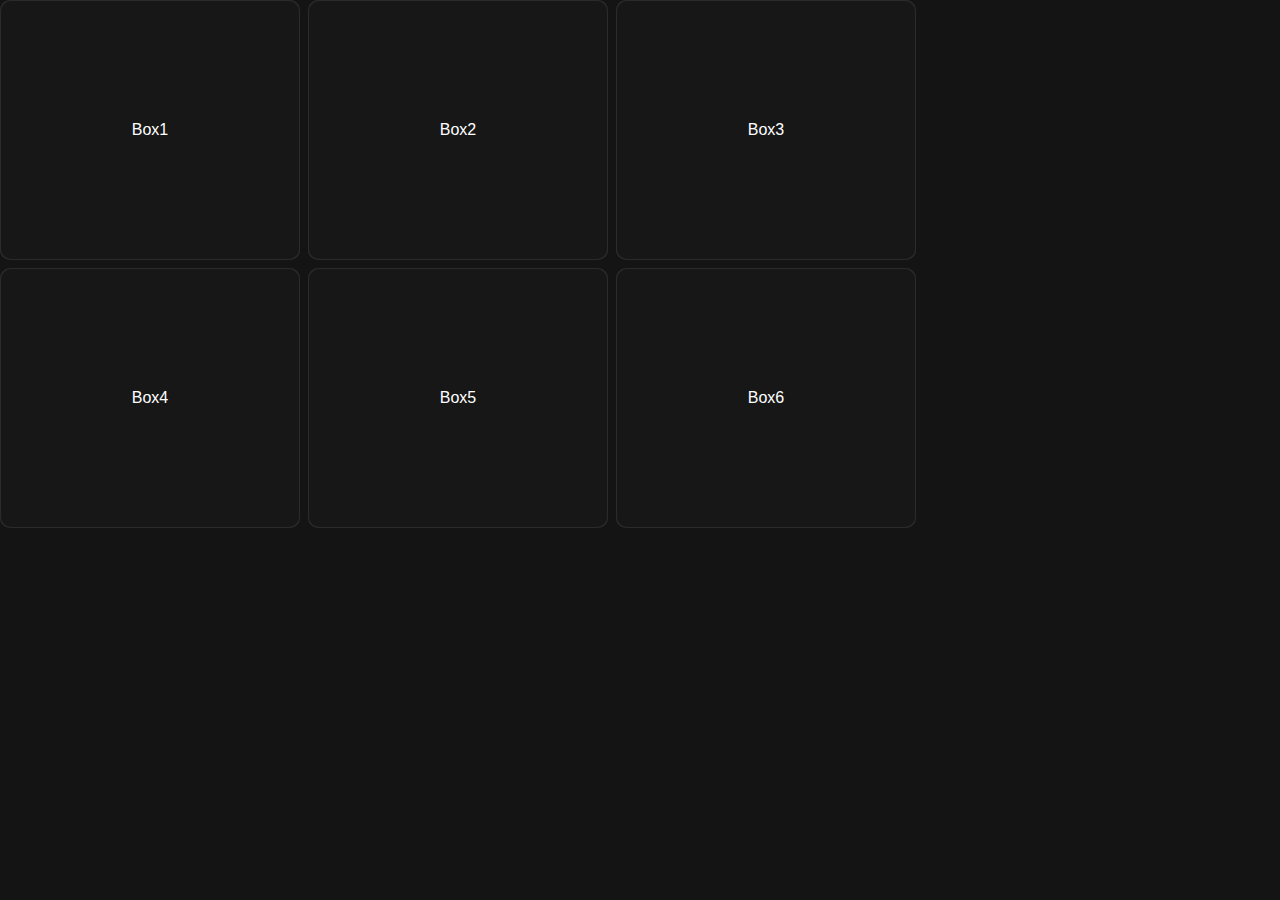
<file: efx/hover-glow/index.html>
<!DOCTYPE html>
<html lang="en">
  <head>
    <meta charset="UTF-8" />
    <meta http-equiv="X-UA-Compatible" content="IE=edge" />
    <meta name="viewport" content="width=device-width, initial-scale=1.0" />
    <link rel="stylesheet" href="style.css" />
    <script defer src="script.js"></script>
    <title>Hover Glow Effects</title>
  </head>
  <body>
    <div id="cards">
      <div class="card">
        <div class="card-border"></div>
        <div class="card-content">Box1</div>
      </div>
      <div class="card">
        <div class="card-border"></div>
        <div class="card-content">Box2</div>
      </div>
      <div class="card">
        <div class="card-border"></div>
        <div class="card-content">Box3</div>
      </div>
      <div class="card">
        <div class="card-border"></div>
        <div class="card-content">Box4</div>
      </div>
      <div class="card">
        <div class="card-border"></div>
        <div class="card-content">Box5</div>
      </div>
      <div class="card">
        <div class="card-border"></div>
        <div class="card-content">Box6</div>
      </div>
    </div>
  </body>
</html>
</file>
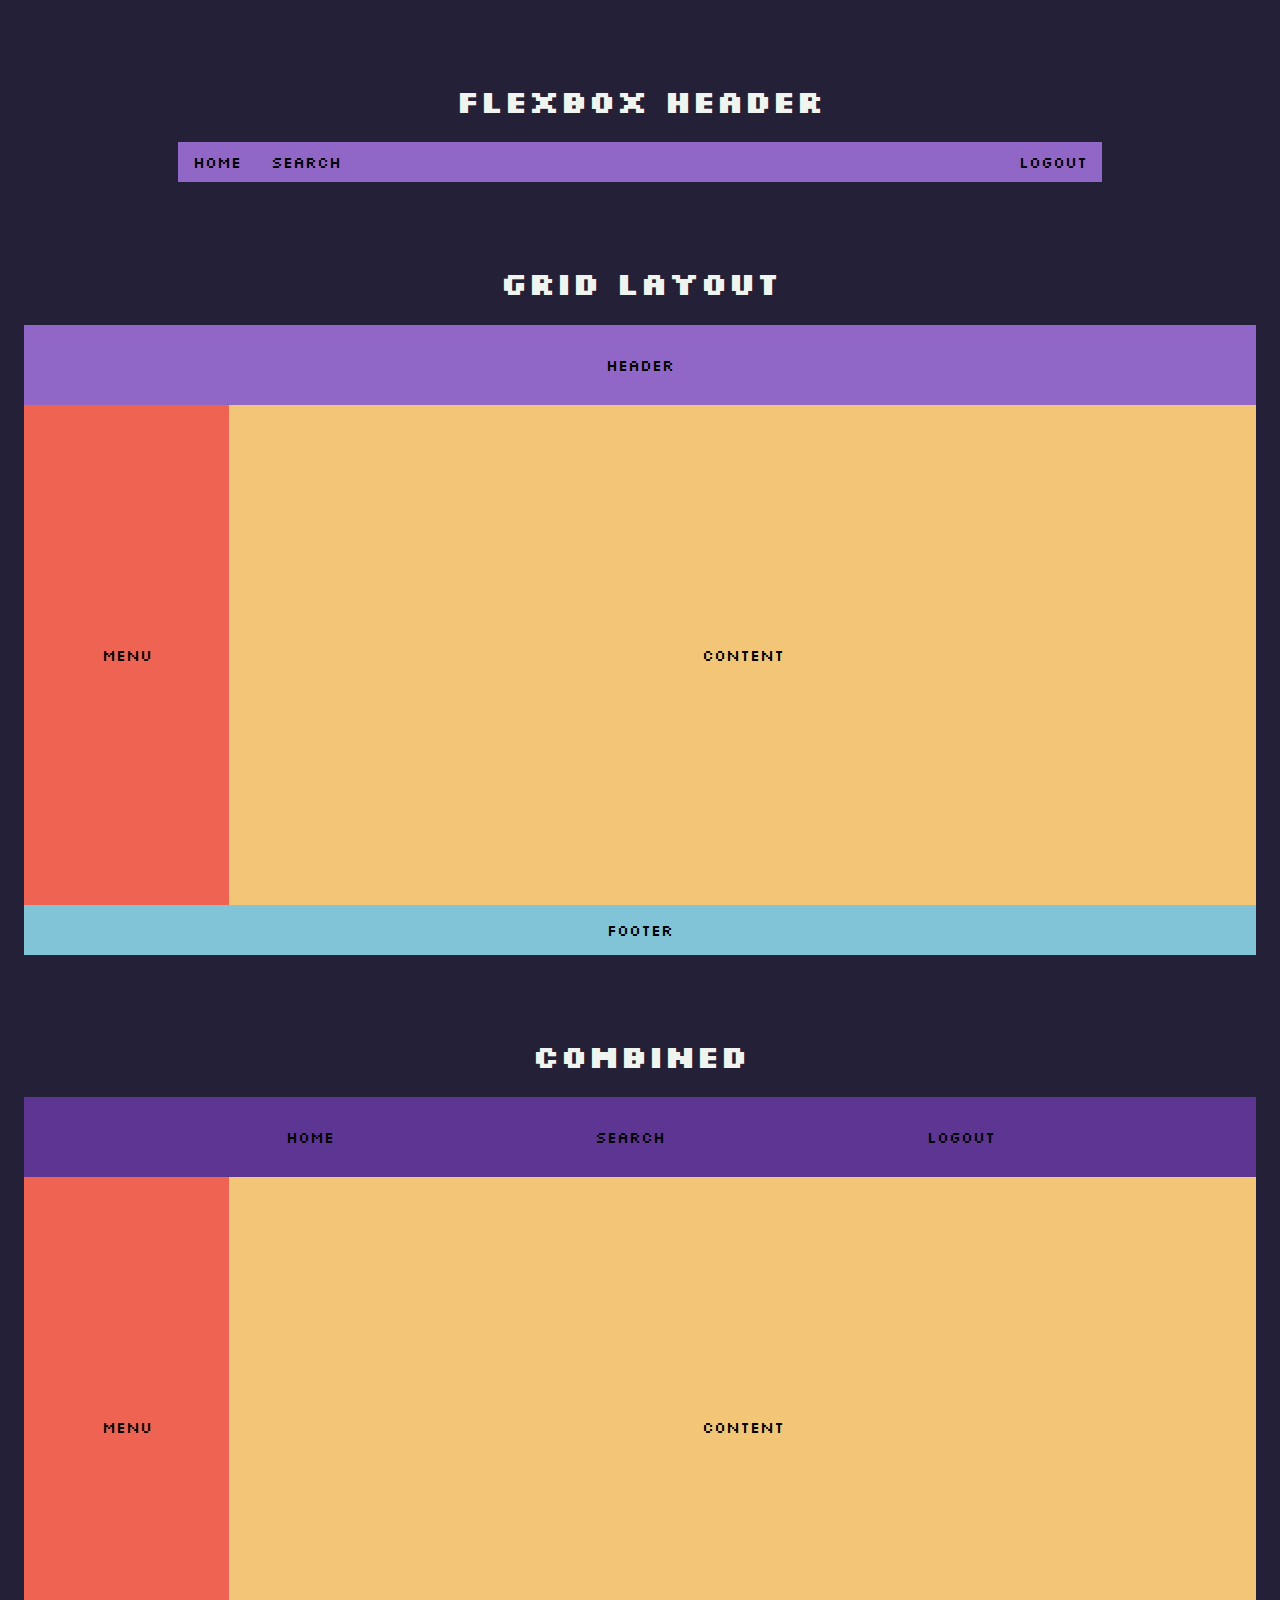
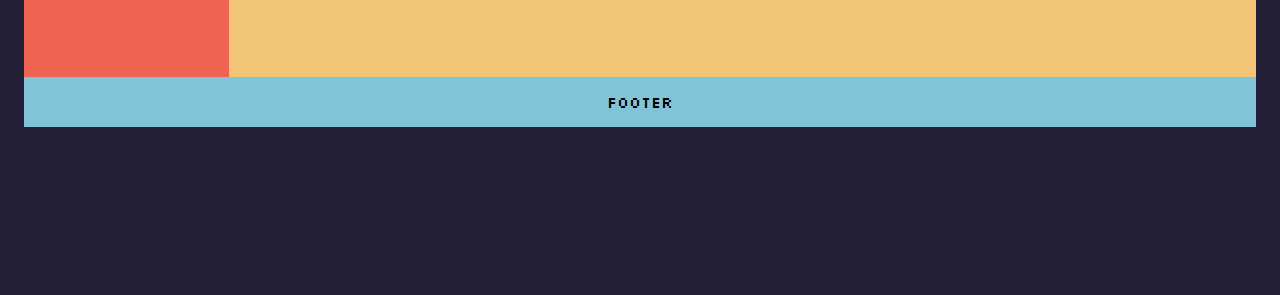
<file: layouts/grid-and-flexbox/index.html>
<!DOCTYPE html>
<html lang="en">
  <head>
    <meta charset="UTF-8" />
    <meta http-equiv="X-UA-Compatible" content="IE=edge" />
    <meta name="viewport" content="width=device-width, initial-scale=1.0" />
    <link rel="preconnect" href="https://fonts.googleapis.com" />
    <link rel="preconnect" href="https://fonts.gstatic.com" crossorigin />
    <link
      href="https://fonts.googleapis.com/css2?family=Anton&family=Quicksand&family=Silkscreen&display=swap"
      rel="stylesheet"
    />
    <link rel="stylesheet" href="style.css" />
    <title>grid-and-flexbox</title>
  </head>
  <body>
    <!-- ========== FLEXBOX HEADER ========== -->
    <h1 class="title">FLEXBOX HEADER</h1>
    <div class="flexbox-header">
      <div>HOME</div>
      <div>SEARCH</div>
      <div>LOGOUT</div>
    </div>
    <!-- ========== GRID LAYOUT ========== -->
    <h1 class="title">GRID LAYOUT</h1>
    <div class="grid-page">
      <div class="grid-header">HEADER</div>
      <div class="menu">MENU</div>
      <div class="content">CONTENT</div>
      <div class="footer">FOOTER</div>
    </div>
    <!-- ========== COMBINED ========== -->
    <h1 class="title">COMBINED</h1>
    <div class="grid-page">
      <div class="flex-header">
        <div>HOME</div>
        <div>SEARCH</div>
        <div>LOGOUT</div>
      </div>
      <div class="menu">MENU</div>
      <div class="content">CONTENT</div>
      <div class="footer">FOOTER</div>
    </div>
  </body>
</html>
</file>
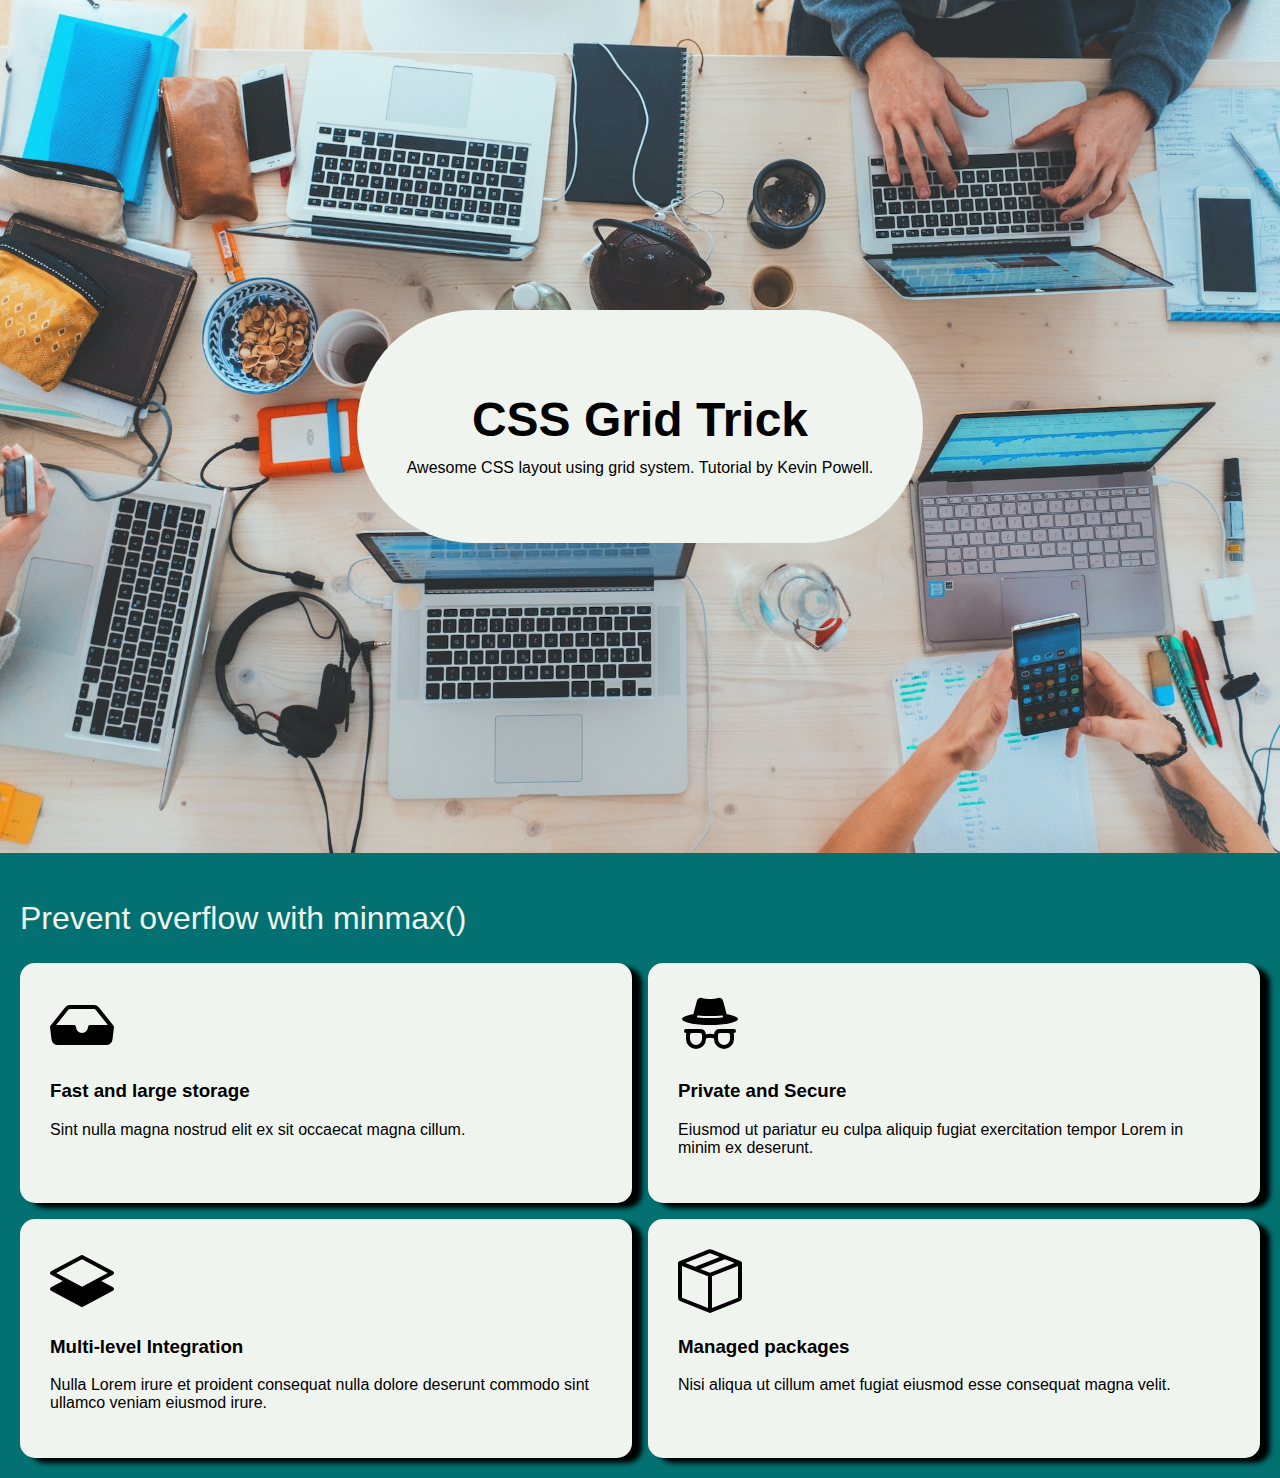
<file: layouts/grid-minmax/index.html>
<!DOCTYPE html>
<html lang="en">
  <head>
    <meta charset="UTF-8" />
    <meta http-equiv="X-UA-Compatible" content="IE=edge" />
    <meta name="viewport" content="width=device-width, initial-scale=1.0" />
    <link rel="stylesheet" href="style.css" />
    <link rel="preconnect" href="https://fonts.googleapis.com" />
    <link rel="preconnect" href="https://fonts.gstatic.com" crossorigin />
    <link
      href="https://fonts.googleapis.com/css2?family=Anton&family=Quicksand&family=Silkscreen&display=swap"
      rel="stylesheet"
    />
    <title>grid-tricks</title>
  </head>
  <body>
    <hearder class="grid-stack">
      <div class="title">
        <h1>CSS Grid Trick</h1>
        <p>Awesome CSS layout using grid system. Tutorial by Kevin Powell.</p>
      </div>
      <img src="bg-img.jpg" alt="hero-image" class="hero" />
    </hearder>
    <section class="container minmax">
      <h2>Prevent overflow with minmax()</h2>
      <div class="grid-even-columns">
        <div class="card">
          <svg
            xmlns="http://www.w3.org/2000/svg"
            fill="currentColor"
            class="bi bi-inbox-fill"
            viewBox="0 0 16 16"
          >
            <path
              d="M4.98 4a.5.5 0 0 0-.39.188L1.54 8H6a.5.5 0 0 1 .5.5 1.5 1.5 0 1 0 3 0A.5.5 0 0 1 10 8h4.46l-3.05-3.812A.5.5 0 0 0 11.02 4H4.98zm-1.17-.437A1.5 1.5 0 0 1 4.98 3h6.04a1.5 1.5 0 0 1 1.17.563l3.7 4.625a.5.5 0 0 1 .106.374l-.39 3.124A1.5 1.5 0 0 1 14.117 13H1.883a1.5 1.5 0 0 1-1.489-1.314l-.39-3.124a.5.5 0 0 1 .106-.374l3.7-4.625z"
            />
          </svg>
          <h3>Fast and large storage</h3>
          <p>Sint nulla magna nostrud elit ex sit occaecat magna cillum.</p>
        </div>
        <div class="card">
          <svg
            xmlns="http://www.w3.org/2000/svg"
            fill="currentColor"
            class="bi bi-incognito"
            viewBox="0 0 16 16"
          >
            <path
              fill-rule="evenodd"
              d="m4.736 1.968-.892 3.269-.014.058C2.113 5.568 1 6.006 1 6.5 1 7.328 4.134 8 8 8s7-.672 7-1.5c0-.494-1.113-.932-2.83-1.205a1.032 1.032 0 0 0-.014-.058l-.892-3.27c-.146-.533-.698-.849-1.239-.734C9.411 1.363 8.62 1.5 8 1.5c-.62 0-1.411-.136-2.025-.267-.541-.115-1.093.2-1.239.735Zm.015 3.867a.25.25 0 0 1 .274-.224c.9.092 1.91.143 2.975.143a29.58 29.58 0 0 0 2.975-.143.25.25 0 0 1 .05.498c-.918.093-1.944.145-3.025.145s-2.107-.052-3.025-.145a.25.25 0 0 1-.224-.274ZM3.5 10h2a.5.5 0 0 1 .5.5v1a1.5 1.5 0 0 1-3 0v-1a.5.5 0 0 1 .5-.5Zm-1.5.5c0-.175.03-.344.085-.5H2a.5.5 0 0 1 0-1h3.5a1.5 1.5 0 0 1 1.488 1.312 3.5 3.5 0 0 1 2.024 0A1.5 1.5 0 0 1 10.5 9H14a.5.5 0 0 1 0 1h-.085c.055.156.085.325.085.5v1a2.5 2.5 0 0 1-5 0v-.14l-.21-.07a2.5 2.5 0 0 0-1.58 0l-.21.07v.14a2.5 2.5 0 0 1-5 0v-1Zm8.5-.5h2a.5.5 0 0 1 .5.5v1a1.5 1.5 0 0 1-3 0v-1a.5.5 0 0 1 .5-.5Z"
            />
          </svg>
          <h3>Private and Secure</h3>
          <p>
            Eiusmod ut pariatur eu culpa aliquip fugiat exercitation tempor
            Lorem in minim ex deserunt.
          </p>
        </div>
        <div class="card">
          <svg
            xmlns="http://www.w3.org/2000/svg"
            fill="currentColor"
            class="bi bi-layers-half"
            viewBox="0 0 16 16"
          >
            <path
              d="M8.235 1.559a.5.5 0 0 0-.47 0l-7.5 4a.5.5 0 0 0 0 .882L3.188 8 .264 9.559a.5.5 0 0 0 0 .882l7.5 4a.5.5 0 0 0 .47 0l7.5-4a.5.5 0 0 0 0-.882L12.813 8l2.922-1.559a.5.5 0 0 0 0-.882l-7.5-4zM8 9.433 1.562 6 8 2.567 14.438 6 8 9.433z"
            />
          </svg>
          <h3>Multi-level Integration</h3>
          <p>
            Nulla Lorem irure et proident consequat nulla dolore deserunt
            commodo sint ullamco veniam eiusmod irure.
          </p>
        </div>
        <div class="card">
          <svg
            xmlns="http://www.w3.org/2000/svg"
            fill="currentColor"
            class="bi bi-box-seam"
            viewBox="0 0 16 16"
          >
            <path
              d="M8.186 1.113a.5.5 0 0 0-.372 0L1.846 3.5l2.404.961L10.404 2l-2.218-.887zm3.564 1.426L5.596 5 8 5.961 14.154 3.5l-2.404-.961zm3.25 1.7-6.5 2.6v7.922l6.5-2.6V4.24zM7.5 14.762V6.838L1 4.239v7.923l6.5 2.6zM7.443.184a1.5 1.5 0 0 1 1.114 0l7.129 2.852A.5.5 0 0 1 16 3.5v8.662a1 1 0 0 1-.629.928l-7.185 2.874a.5.5 0 0 1-.372 0L.63 13.09a1 1 0 0 1-.63-.928V3.5a.5.5 0 0 1 .314-.464L7.443.184z"
            />
          </svg>
          <h3>Managed packages</h3>
          <p>
            Nisi aliqua ut cillum amet fugiat eiusmod esse consequat magna
            velit.
          </p>
        </div>
      </div>
    </section>
  </body>
</html>
</file>
<file: efx/hover-glow/style.css>
:root {
  --bg-color: rgb(20, 20, 20);
  --card-color: rgb(23, 23, 23);
}

body {
  background-color: var(--bg-color);
  height: 100vh;
  margin: 0;
  padding: 0;
  /* overflow: hidden; */
}

#cards {
  font-family: Arial, Helvetica, sans-serif;
  color: #fff;
  width: 100vw;
  justify-content: center;
  display: flex;
  flex-wrap: wrap;
  width: cal(100% - 20px);
  gap: 8px;
  max-width: 916px;
}

#cards > .card > .card-border {
  opacity: 1;
}

.card {
  background-color: rgba(255, 255, 255, 0.1);
  /* border: 1px solid rgba(255, 255, 255, 0.1); */
  border-radius: 10px;
  height: 260px;
  width: 300px;
  cursor: pointer;
  position: relative;
  display: flex;
}

.card::before,
.card > .card-border {
  border-radius: inherit;
  position: absolute;
  left: 0;
  top: 0;
  width: 100%;
  height: 100%;
  z-index: 2;
  content: '';
  opacity: 0;
  transition: opacity 300ms;
}

.card::before {
  background: radial-gradient(
    800px circle at var(--mouse-x) var(--mouse-y),
    rgba(255, 255, 255, 0.06),
    transparent 40%
  );
  z-index: 3;
}

.card > .card-border {
  background: radial-gradient(
    400px circle at var(--mouse-x) var(--mouse-y),
    rgba(255, 255, 255, 0.3),
    transparent 40%
  );
  z-index: 1;
}

.card:hover::before {
  opacity: 1;
}

.card > .card-content {
  background-color: var(--card-color);
  height: calc(100% - 2px);
  width: calc(100% - 2px);
  border-radius: inherit;
  margin: 1px;
  position: relative;
  z-index: 2;
  display: flex;
  justify-content: center;
  align-items: center;
}
</file>
<file: layouts/grid-and-flexbox/style.css>
body {
  padding: 0 1rem 10rem;
  font-family: 'Silkscreen', helvetica, cursive;
  background-color: #242038;
}

.title {
  margin-top: 5rem;
  color: #f0f4ef;
  text-align: center;
}

.flexbox-header {
  background-color: #9067c6;
  width: 75%;
  margin: auto;
  display: flex;
}

.flexbox-header > div {
  margin: 10px 15px 10px;
}

.flexbox-header > :last-child {
  margin-left: auto;
}

.grid-page {
  width: 100%;
  display: grid;
  grid-template-columns: repeat(6, 1fr);
  grid-template-rows: 80px 500px 50px;
  /* text-align: center; */
}

/* To align items in grid, you need to apply the style to the children */
/* Use * to select all children or apply to each child's class */
/* Ref: https://stackoverflow.com/questions/45536537/centering-in-css-grid */
/* .grid-page > * {
  display: flex;
  justify-content: center;
  align-items: center;
} */

.grid-header {
  background-color: #9067c6;
  grid-column: 1 / -1;
  display: flex;
  justify-content: center;
  align-items: center;
}

.menu {
  background-color: #ee6352;
  grid-column: 1 / 2;
  display: flex;
  justify-content: center;
  align-items: center;
}

.content {
  background-color: #f3c677;
  grid-column: 2 / -1;
  display: flex;
  justify-content: center;
  align-items: center;
}

.footer {
  background-color: #81c3d7;
  grid-column: 1 / -1;
  display: flex;
  justify-content: center;
  align-items: center;
}

.flex-header {
  background-color: #5d3592;
  grid-column: 1 / -1;
  display: flex;
  justify-content: space-evenly;
  align-items: center;
}
</file>
<file: layouts/grid-minmax/style.css>
/* Project setup */

:root {
  --shade1: #03312e;
  --shade2: #037171;
  --shade3: #009f93;
  --shade4: #00b9ae;
  --shade5: #02c3bd;
  --text: #f0f4ef;
}

body {
  margin: 0;
  background-color: var(--shade2);
  font-family: Helvetica, sans-serif;
  color: var(--text);
}

svg {
  height: 4rem;
  width: 4rem;
}

.container.minmax {
  padding: 20px;
}

.card {
  background-color: var(--text);
  color: #000;
  border-radius: 15px;
  padding: 30px;
  box-shadow: 10px 5px 5px black;
}

h1 {
  font-size: 3rem;
}

h2 {
  font-weight: 100;
  font-size: 2rem;
}
/* ======================================== */
/* Tutorial: minmax() */
/* ======================================== */

[class*='grid-'] {
  display: grid;
  gap: 1rem;
}

/* 4 columns and each takes 1 fr of the screen */

/* .grid-even-columns {
  grid-template-columns: repeat(4, 1fr);
} */

/* Use auto-fit to automatically set column width, and pair with mixmax */
/* minmax(500px, 1fr) means the smallest size is 500px wide and largest size will be 1fr */
/* trying using minmax(500px, 500px) and see what happens */

/* .grid-even-columns {
  grid-template-columns: repeat(auto-fit, minmax(500px, 1fr));
} */

/* wrapping a min() in minmax() will adjust event more smoothly and will prevent overflow*/
.grid-even-columns {
  grid-template-columns: repeat(auto-fit, minmax(min(500px, 100%), 1fr));
}

/* ======================================== */
/* Tutorial: Manipulate image with grid */
/* ======================================== */

.grid-stack {
  place-items: center;
  /* reference: https://developer.mozilla.org/en-US/docs/Web/CSS/place-items */
}

.grid-stack > * {
  grid-column: 1 / 2;
  grid-row: 1 / 2;
}

.hero {
  width: 100%;
  height: 100%;
  /* object-fit: cover; */
  z-index: -1;
}

.title {
  text-align: center;
  padding: 50px;
  color: #000;
  background-color: var(--text);
  border-radius: 1000px;
}

.title > h1 {
  font-size: 3rem;
}

.title > p {
  margin-top: -20px;
}
</file>
